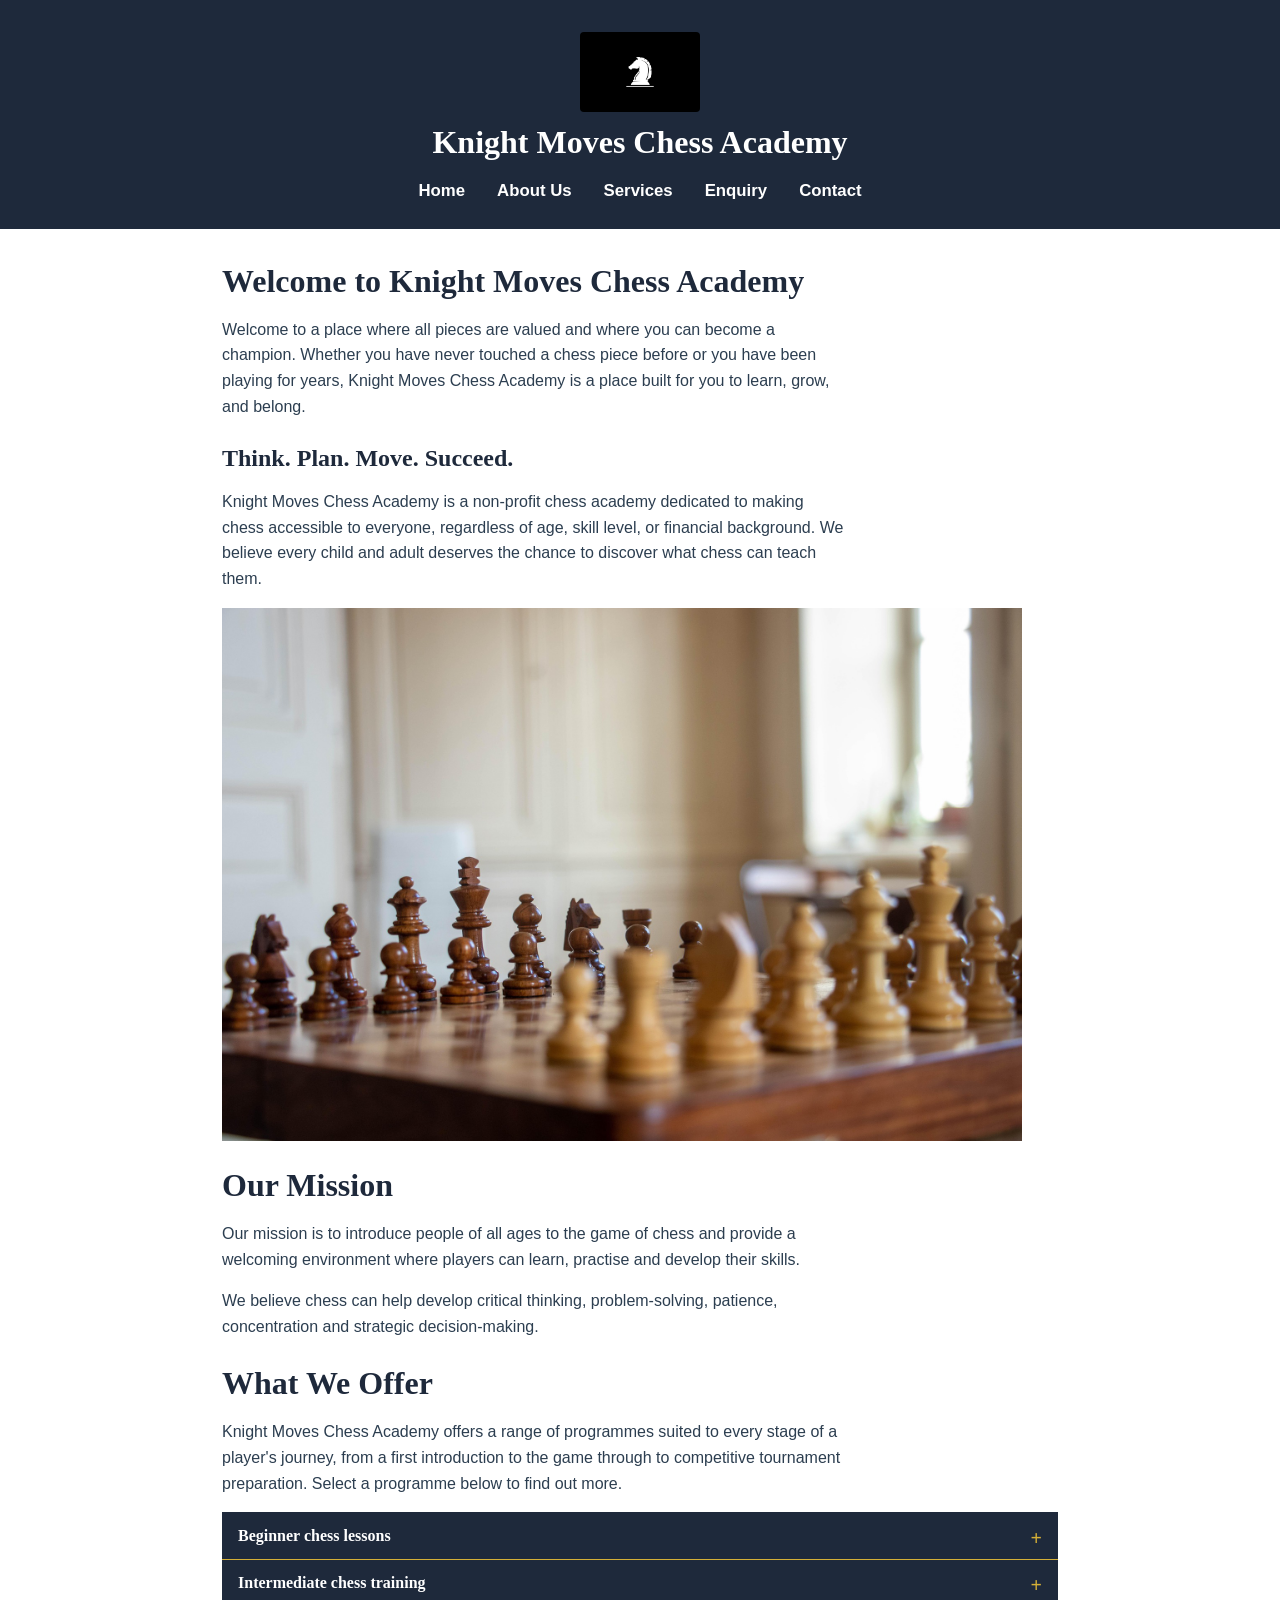
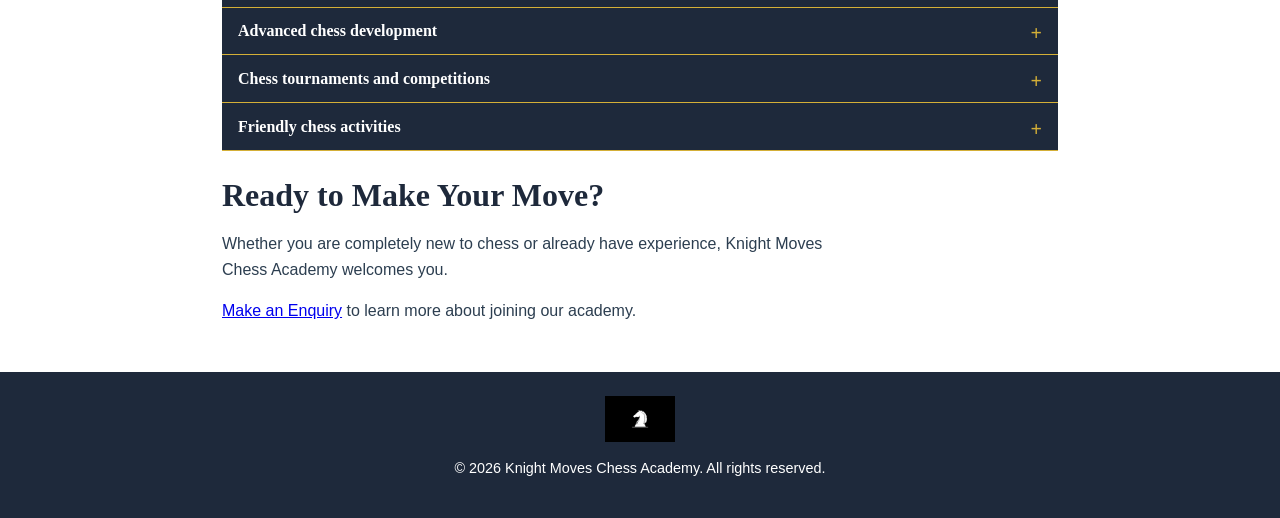
<file: index.html>
<!DOCTYPE html>
<html lang="en">

<head>
    <meta charset="UTF-8">
    <meta name="viewport" content="width=device-width, initial-scale=1.0">
    <meta name="description" content="Knight Moves Chess Academy is a non-profit chess academy offering beginner, intermediate and advanced chess lessons, tournaments and friendly activities for all ages.">
    <title>Knight Moves Chess Academy | Home</title>
    <link rel="stylesheet" href="css/style.css">
</head>

<body>

    <!-- Header contains the academy logo and website navigation -->
    <header>

        <img src="images/411-edba40c7bd0efc2f5af3015b3910c8f0183a74c916219e3d4222673b9ebc4d95.jpg"
             alt="Knight Moves Chess Academy Logo"
             width="120">

        <h1>Knight Moves Chess Academy</h1>

        <!-- Navigation menu links all five pages of the website -->
        <nav>
            <a href="index.html">Home</a>
            <a href="about.html">About Us</a>
            <a href="services.html">Services</a>
            <a href="enquiry.html">Enquiry</a>
            <a href="contact.html">Contact</a>
        </nav>

    </header>


    <!-- Main content of the Home page -->
    <main>

        <!-- Introduction section -->
        <section>

            <h2>Welcome to Knight Moves Chess Academy</h2>

            <p>
                Welcome to a place where all pieces are valued and where you can
                become a champion. Whether you have never touched a chess piece
                before or you have been playing for years, Knight Moves Chess
                Academy is a place built for you to learn, grow, and belong.
            </p>

        </section>


        <!-- Academy introduction -->
        <section>

            <h3>Think. Plan. Move. Succeed.</h3>

            <p>
                Knight Moves Chess Academy is a non-profit chess academy dedicated
                to making chess accessible to everyone, regardless of age, skill
                level, or financial background. We believe every child and adult
                deserves the chance to discover what chess can teach them.
            </p>

        </section>


        <!-- Hero image section -->
        <section>

            <img src="images/eloiroudaire77-chess-5960730_1920.jpg"
                 alt="Chess pieces on a chess board"
                 width="800"
                 height="800">

        </section>


        <!-- Mission section -->
        <section>

            <h2>Our Mission</h2>

            <p>
                Our mission is to introduce people of all ages to the game
                of chess and provide a welcoming environment where players
                can learn, practise and develop their skills.
            </p>

            <p>
                We believe chess can help develop critical thinking,
                problem-solving, patience, concentration and strategic
                decision-making.
            </p>

        </section>


        <!-- What we offer section: accordion (behaviour in js/script.js) -->
        <section>

            <h2>What We Offer</h2>

            <p>
                Knight Moves Chess Academy offers a range of programmes suited to
                every stage of a player's journey, from a first introduction to
                the game through to competitive tournament preparation. Select a
                programme below to find out more.
            </p>

            <div class="accordion">

                <h3>
                    <button class="accordion-button" aria-expanded="false" aria-controls="offer-1">Beginner chess lessons</button>
                </h3>
                <div class="accordion-panel" id="offer-1">
                    <p>Learn how each piece moves, the basic rules and simple opening ideas in a friendly, pressure-free setting.</p>
                </div>

                <h3>
                    <button class="accordion-button" aria-expanded="false" aria-controls="offer-2">Intermediate chess training</button>
                </h3>
                <div class="accordion-panel" id="offer-2">
                    <p>Build your tactics, middle-game planning and endgame skills through guided practice and games.</p>
                </div>

                <h3>
                    <button class="accordion-button" aria-expanded="false" aria-controls="offer-3">Advanced chess development</button>
                </h3>
                <div class="accordion-panel" id="offer-3">
                    <p>Deepen your opening knowledge, study strategy and analyse your own games with experienced coaches.</p>
                </div>

                <h3>
                    <button class="accordion-button" aria-expanded="false" aria-controls="offer-4">Chess tournaments and competitions</button>
                </h3>
                <div class="accordion-panel" id="offer-4">
                    <p>Practise in real tournament conditions and prepare for competitive play.</p>
                </div>

                <h3>
                    <button class="accordion-button" aria-expanded="false" aria-controls="offer-5">Friendly chess activities</button>
                </h3>
                <div class="accordion-panel" id="offer-5">
                    <p>Casual games and community events where everyone is welcome.</p>
                </div>

            </div>

        </section>


        <!-- Call to action -->
        <section>

            <h2>Ready to Make Your Move?</h2>

            <p>
                Whether you are completely new to chess or already have
                experience, Knight Moves Chess Academy welcomes you.
            </p>

            <p>
                <a href="enquiry.html">Make an Enquiry</a>
                to learn more about joining our academy.
            </p>

        </section>

    </main>


    <!-- Footer appears at the bottom of the page -->
    <footer>

        <img src="images/411-edba40c7bd0efc2f5af3015b3910c8f0183a74c916219e3d4222673b9ebc4d95.jpg"
             alt="Knight Moves Chess Academy Logo"
             width="70">

        <p>
            &copy; 2026 Knight Moves Chess Academy.
            All rights reserved.
        </p>

    </footer>

    <!-- Part 3: JavaScript for interactive features -->
    <script src="js/script.js"></script>

</body>

</html>
</file>
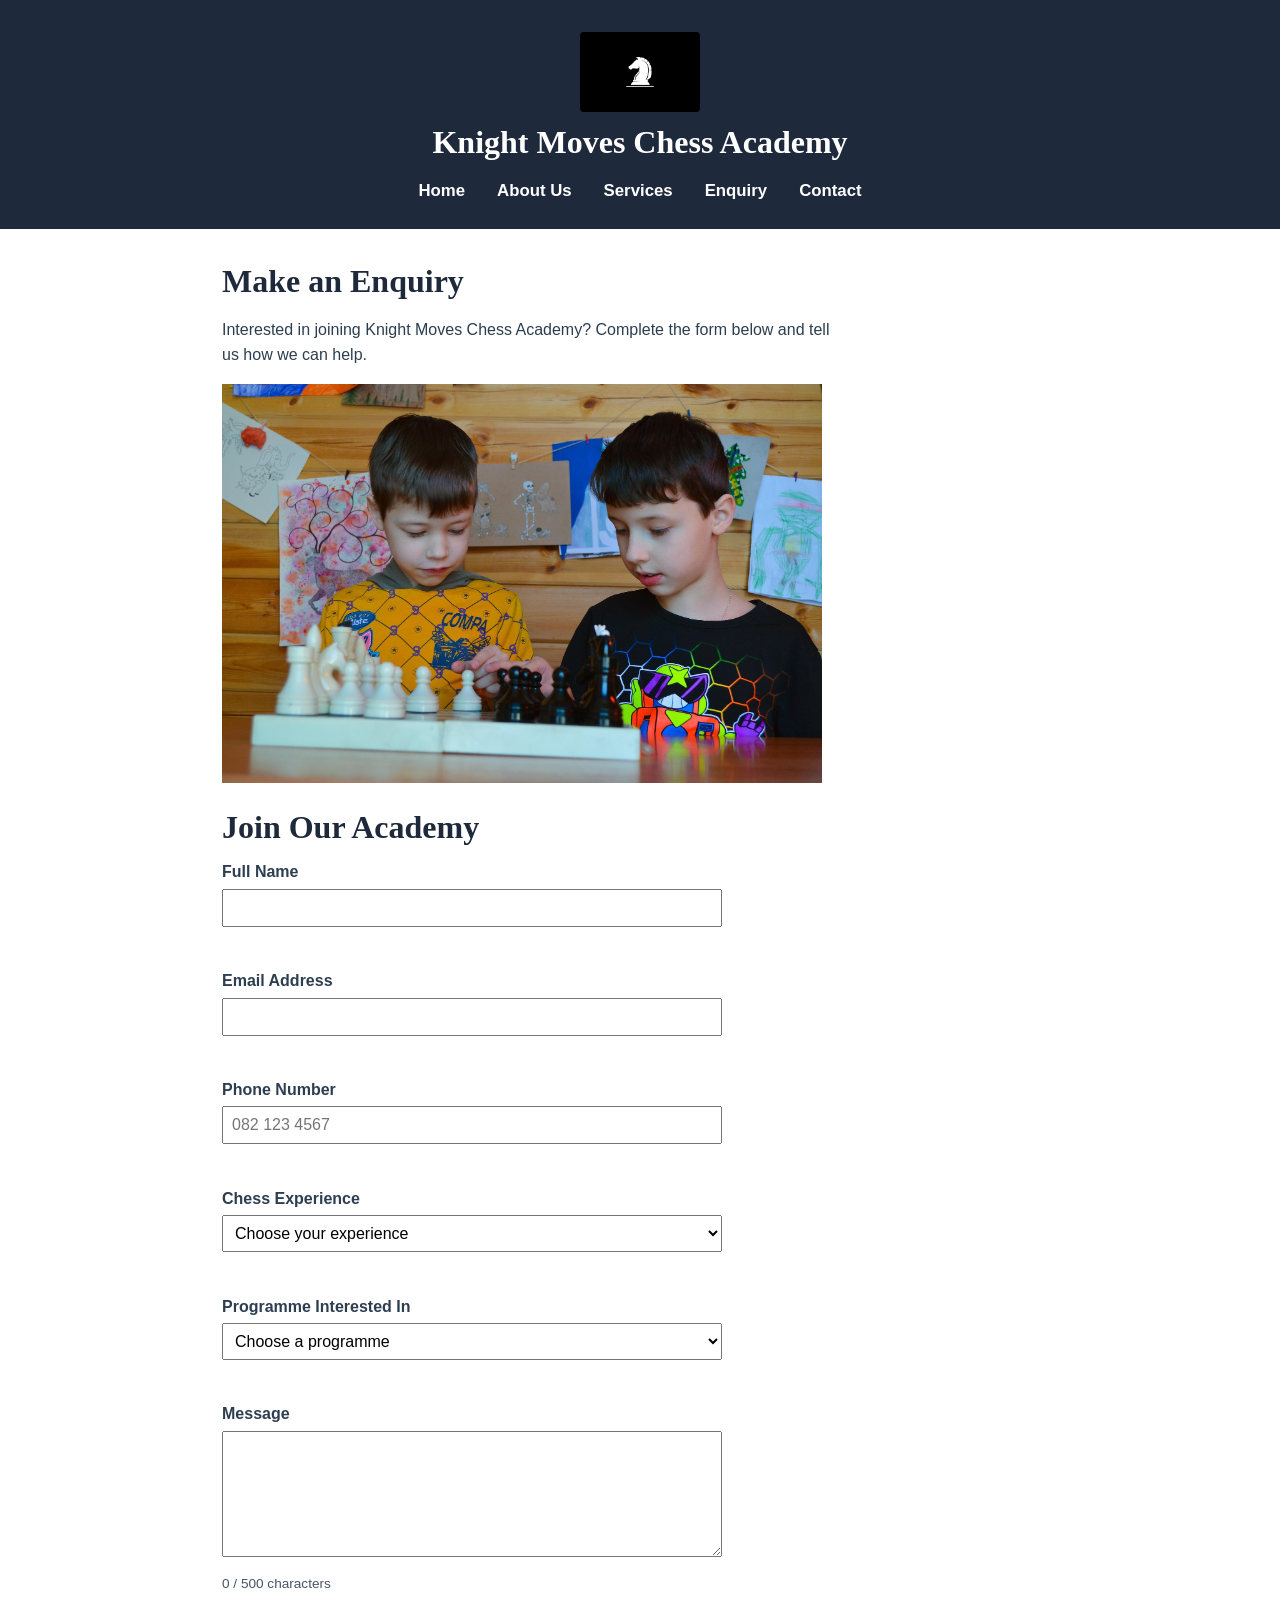
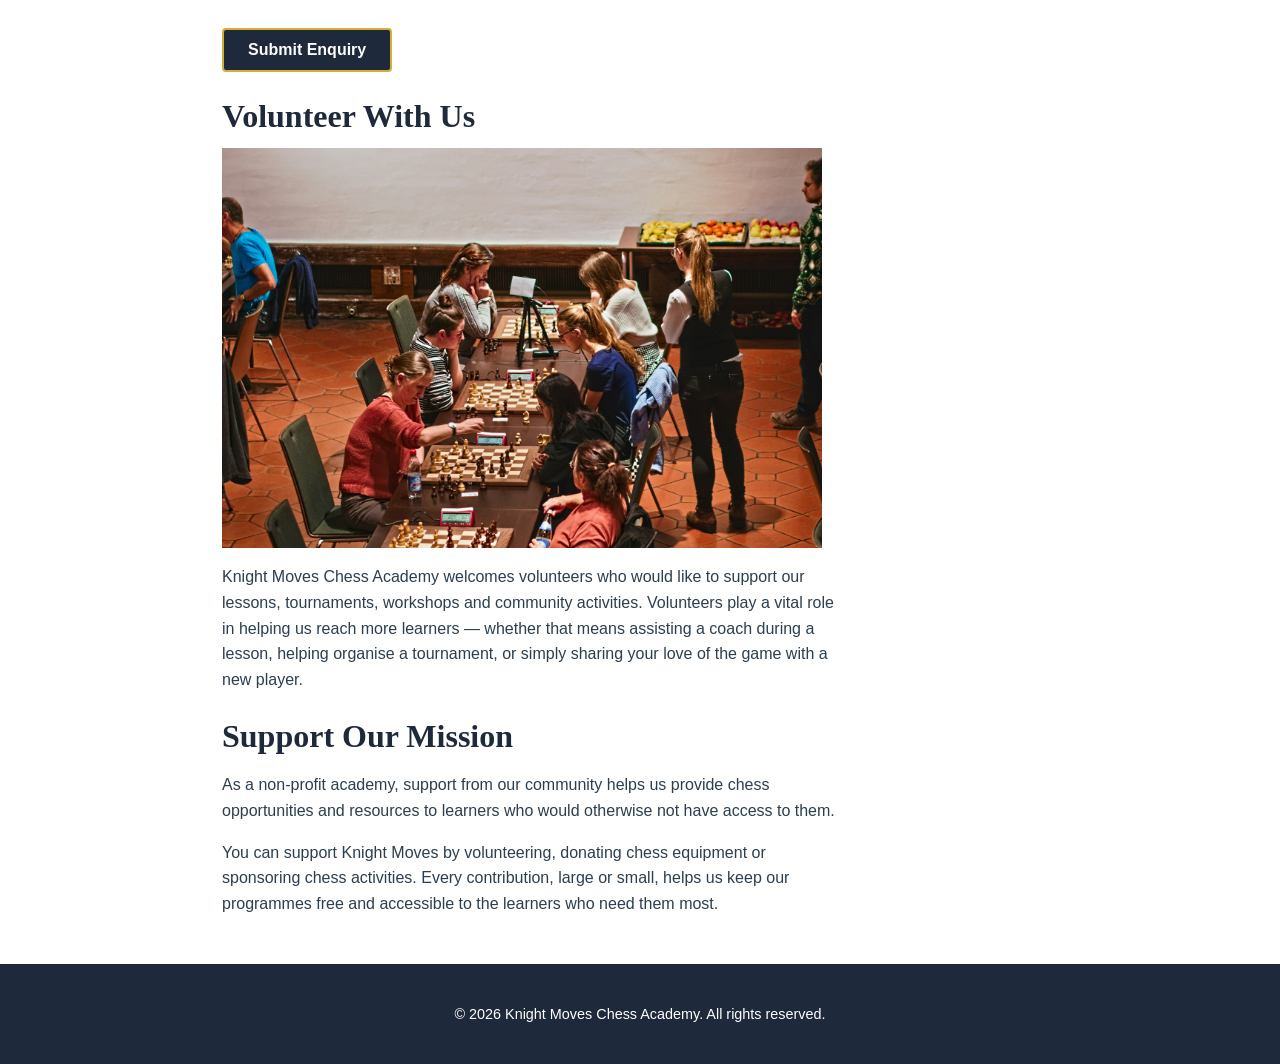
<file: enquiry.html>
<!DOCTYPE html>
<html lang="en">

<head>
    <meta charset="UTF-8">
    <meta name="viewport" content="width=device-width, initial-scale=1.0">
    <meta name="description" content="Make an enquiry at Knight Moves Chess Academy about our chess programmes, volunteering or supporting our non-profit mission.">
    <title>Knight Moves Chess Academy | Enquiry</title>
    <link rel="stylesheet" href="css/style.css">
</head>

<body>

    <!-- Header contains the academy logo and navigation menu -->
    <header>

        <img src="images/411-edba40c7bd0efc2f5af3015b3910c8f0183a74c916219e3d4222673b9ebc4d95.jpg"
             alt="Knight Moves Chess Academy Logo"
             width="120">

        <h1>Knight Moves Chess Academy</h1>

        <!-- Navigation menu links all five pages -->
        <nav>
            <a href="index.html">Home</a>
            <a href="about.html">About Us</a>
            <a href="services.html">Services</a>
            <a href="enquiry.html">Enquiry</a>
            <a href="contact.html">Contact</a>
        </nav>

    </header>


    <!-- Main content of the Enquiry page -->
    <main>

        <section>

            <h2>Make an Enquiry</h2>

            <p>
                Interested in joining Knight Moves Chess Academy?
                Complete the form below and tell us how we can help.
            </p>
            <img src="images/sunriseforever-chess-5987403_1920.jpg"
                 alt="A coach guiding a young student during a chess lesson"
                 width="600">
        </section>


        <!-- Enquiry form: validated by js/script.js -->
        <section>

            <h2>Join Our Academy</h2>

            <form id="enquiry-form" action="enquiry.html" method="get" novalidate>

                <div class="form-group">
                    <label for="fullname">Full Name</label>
                    <input type="text" id="fullname" name="fullname" required autocomplete="name" aria-describedby="fullname-error">
                    <span class="error-message" id="fullname-error" role="alert"></span>
                </div>

                <div class="form-group">
                    <label for="email">Email Address</label>
                    <input type="email" id="email" name="email" required autocomplete="email" aria-describedby="email-error">
                    <span class="error-message" id="email-error" role="alert"></span>
                </div>

                <div class="form-group">
                    <label for="phone">Phone Number</label>
                    <input type="tel" id="phone" name="phone" required autocomplete="tel" placeholder="082 123 4567" aria-describedby="phone-error">
                    <span class="error-message" id="phone-error" role="alert"></span>
                </div>

                <div class="form-group">
                    <label for="experience">Chess Experience</label>
                    <select id="experience" name="experience" required aria-describedby="experience-error">
                        <option value="">Choose your experience</option>
                        <option value="beginner">Beginner</option>
                        <option value="some-experience">Some Experience</option>
                        <option value="intermediate">Intermediate</option>
                        <option value="advanced">Advanced</option>
                    </select>
                    <span class="error-message" id="experience-error" role="alert"></span>
                </div>

                <div class="form-group">
                    <label for="programme">Programme Interested In</label>
                    <select id="programme" name="programme" required aria-describedby="programme-error">
                        <option value="">Choose a programme</option>
                        <option value="beginner">Beginner Chess Programme</option>
                        <option value="junior">Junior Chess Programme</option>
                        <option value="intermediate">Intermediate Chess Programme</option>
                        <option value="advanced">Advanced Chess Programme</option>
                        <option value="workshop">Chess Workshop</option>
                        <option value="tournament">Tournament Training</option>
                    </select>
                    <span class="error-message" id="programme-error" role="alert"></span>
                </div>

                <div class="form-group">
                    <label for="message">Message</label>
                    <textarea id="message" name="message" rows="6" required aria-describedby="message-error message-count"></textarea>
                    <small id="message-count">0 / 500 characters</small>
                    <span class="error-message" id="message-error" role="alert"></span>
                </div>

                <button type="submit" class="form-button">Submit Enquiry</button>

            </form>

            <!-- Filled in by js/script.js after a valid submission -->
            <div id="enquiry-response" class="response-box" role="status" tabindex="-1" hidden></div>

        </section>


        <!-- Volunteer section -->
        <section>

            <h2>Volunteer With Us</h2>
            <img src="images/konstantinos-papadopoulos-IMOg9ErOOsU-unsplash.jpg"
                 alt="A volunteer coach helping students during a group chess session"
                 width="600">
            <p>
                Knight Moves Chess Academy welcomes volunteers who would like
                to support our lessons, tournaments, workshops and community
                activities. Volunteers play a vital role in helping us reach
                more learners — whether that means assisting a coach during
                a lesson, helping organise a tournament, or simply sharing
                your love of the game with a new player.
            </p>

        </section>

        <!-- Support section -->
        <section>

            <h2>Support Our Mission</h2>

            <p>
                As a non-profit academy, support from our community helps us
                provide chess opportunities and resources to learners who
                would otherwise not have access to them.
            </p>

            <p>
                You can support Knight Moves by volunteering, donating chess
                equipment or sponsoring chess activities. Every contribution,
                large or small, helps us keep our programmes free and
                accessible to the learners who need them most.
            </p>

        </section>
    </main>


    <!-- Footer -->
    <footer>

        <p>
            &copy; 2026 Knight Moves Chess Academy.
            All rights reserved.
        </p>

    </footer>

    <!-- Part 3: JavaScript for interactive features -->
    <script src="js/script.js"></script>

</body>

</html>
</file>
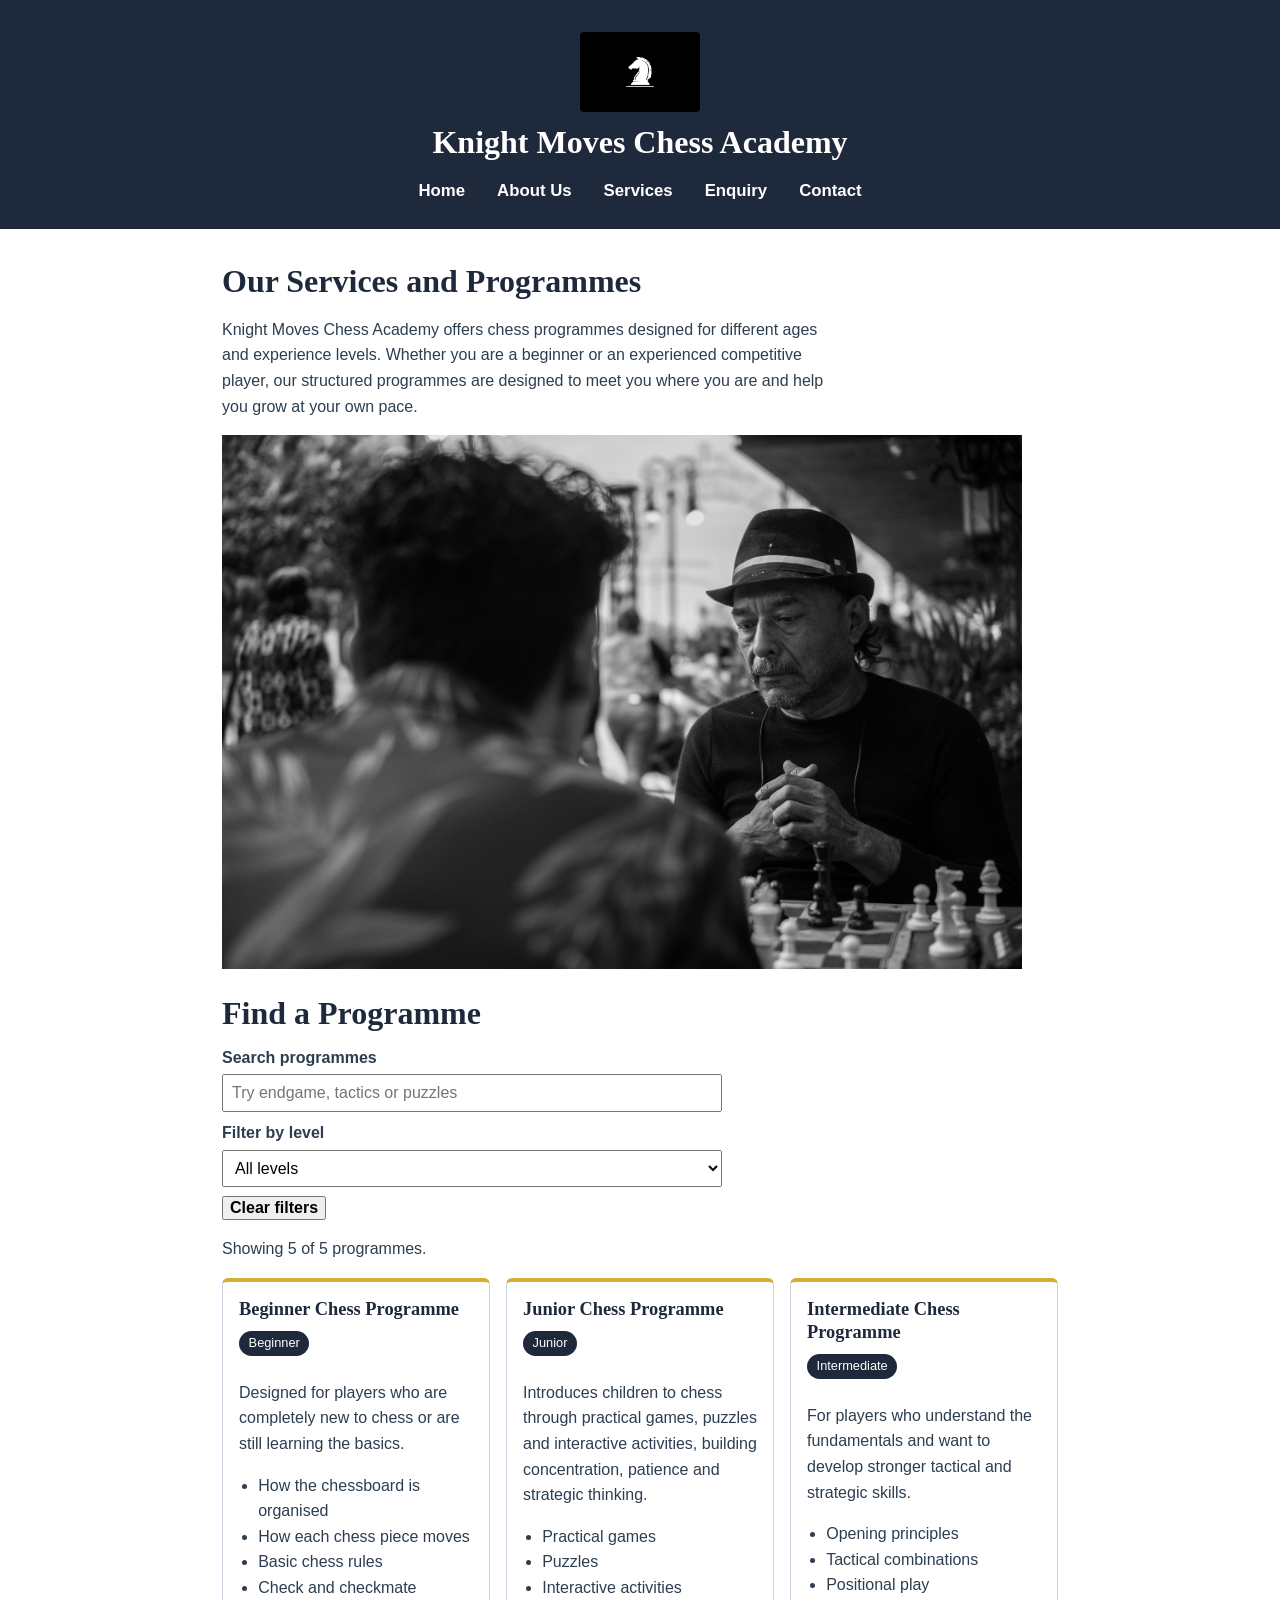
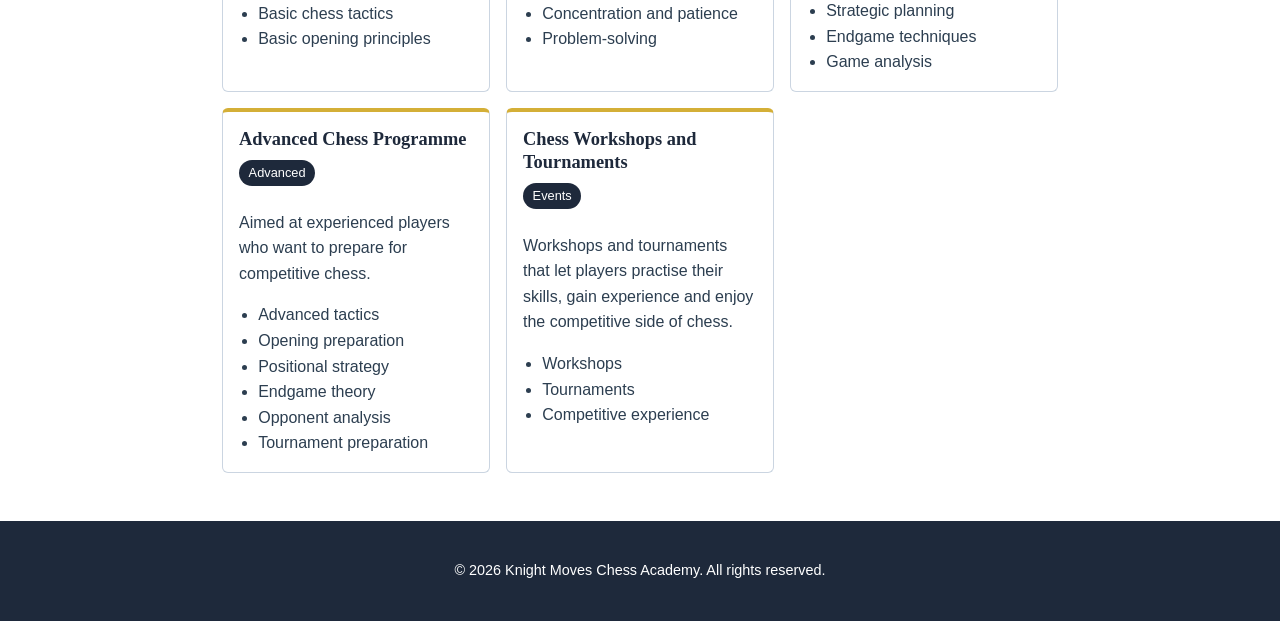
<file: services.html>
<!DOCTYPE html>
<html lang="en">

<head>
    <meta charset="UTF-8">
    <meta name="viewport" content="width=device-width, initial-scale=1.0">
    <meta name="description" content="Explore Knight Moves Chess Academy programmes: beginner, junior, intermediate and advanced chess lessons, plus workshops and tournaments. Search and filter to find the right fit.">
    <title>Knight Moves Chess Academy | Services</title>
    <link rel="stylesheet" href="css/style.css">
</head>

<body>

    <!-- Header contains the academy logo and navigation menu -->
    <header>

        <img src="images/411-edba40c7bd0efc2f5af3015b3910c8f0183a74c916219e3d4222673b9ebc4d95.jpg"
             alt="Knight Moves Chess Academy Logo"
             width="120">

        <h1>Knight Moves Chess Academy</h1>

        <!-- Navigation menu links all five pages -->
        <nav>
            <a href="index.html">Home</a>
            <a href="about.html">About Us</a>
            <a href="services.html">Services</a>
            <a href="enquiry.html">Enquiry</a>
            <a href="contact.html">Contact</a>
        </nav>

    </header>


    <!-- Main content of the Services page -->
    <main>

        <section>

            <h2>Our Services and Programmes</h2>

            <p>
                Knight Moves Chess Academy offers chess programmes designed
                for different ages and experience levels. Whether you are
                a beginner or an experienced competitive player, our structured
                programmes are designed to meet you where you are and help you
                grow at your own pace.
            </p>

        </section>


        <!-- Services image -->
        <section>

            <img src="images/elbollobollo-chess-5979590_1920.jpg"
                 alt="Chess training and development"
                 width="800">

        </section>


        <!-- Part 3: search and filter. The programme cards are built by js/script.js -->
        <section>

            <h2>Find a Programme</h2>

            <div class="filter-bar" role="search">

                <label for="programme-search">Search programmes</label>
                <input type="search" id="programme-search" placeholder="Try endgame, tactics or puzzles">

                <label for="programme-level">Filter by level</label>
                <select id="programme-level">
                    <option value="all">All levels</option>
                </select>

                <button type="button" id="programme-clear">Clear filters</button>

            </div>

            <p id="programme-count" aria-live="polite"></p>

            <div id="programme-list" class="programme-grid"></div>

            <noscript>
                <p>
                    Please turn on JavaScript to browse our programmes: Beginner,
                    Junior, Intermediate and Advanced chess programmes, plus
                    chess workshops and tournaments.
                </p>
            </noscript>

        </section>

    </main>


    <!-- Footer -->
    <footer>

        <p>
            &copy; 2026 Knight Moves Chess Academy.
            All rights reserved.
        </p>

    </footer>

    <!-- Part 3: JavaScript for interactive features -->
    <script src="js/script.js"></script>

</body>

</html>
</file>
<file: css/style.css>
:root {
  --primary-color: #1e293b; /* Midnight Navy */
  --accent-color: #d4af37;/* Gold hover highlight */
  --bg-color: #ffffff;/* White background */
  --text-color: #2c3e50;/* Charcoal body text */
  --font-body: Arial, Helvetica, sans-serif;
  --font-heading: Georgia, "Times New Roman", serif;
}

* {
  box-sizing: border-box; /* prevents padding/borders from breaking layout widths */
}

body {
  background-color: var(--bg-color);
  color: var(--text-color);
  font-family: var(--font-body);
  font-size: 1rem;
  margin: 0;
  padding: 0;
  line-height: 1.6;
}

/* makes all images responsive by default */
img {
  max-width: 100%;
  height: auto;
  display: block;
}

header {
  background-color: var(--primary-color);
  color: #ffffff;
  padding: 2rem 1rem 1.5rem;
  text-align: center;
}

header img {
  display: block;
  margin: 0 auto 10px auto;
  border-radius: 4px;
  max-width: 120px; /* keeps logo a sensible size on all screens */
}

header h1 {
  color: #ffffff;
  margin: 0.5rem 0 1rem 0;
  font-size: 1.5rem; /* smaller base size for mobile, scales up below */
}

nav {
  margin-top: 1rem;
  display: flex;
  flex-direction: column;     /* stacked on mobile */
  align-items: center;
  gap: 0.5rem;
}

nav a {
  color: #ffffff;
  text-decoration: none;
  margin: 0 12px;
  font-weight: bold;
  font-size: 1.05rem;
}

nav a:hover {
  color: var(--accent-color);
}

main {
  max-width: 900px;
  margin: 2rem auto;
  padding: 0 1.5rem;
}

/* Typography: heading scale */
h1, h2, h3 {
  font-family: var(--font-heading);
  line-height: 1.25;
}

h2, h3 {
  color: var(--primary-color);
  margin: 1.5rem 0 0.75rem;
}

h2 { font-size: 1.4rem; }
h3 { font-size: 1.15rem; }

/* Typography: comfortable line length for reading */
main p,
main li {
  max-width: 70ch;
}

/* basic form responsiveness, since enquiry.html has a form */
form {
  max-width: 500px;
}

input, select, textarea {
  width: 100%;
  max-width: 100%;
  padding: 0.5rem;
  margin-bottom: 0.5rem;
  box-sizing: border-box;
}

/* Typography: form text */
label {
  display: block;
  font-weight: bold;
  margin-bottom: 0.25rem;
}

input, select, textarea, button {
  font-family: inherit;
  font-size: 1rem;
}

button {
  font-weight: 600;
}

/* table responsiveness, since contact.html has an opening hours table */
table {
  width: 100%;
  border-collapse: collapse;
}

/* Typography: table text */
th {
  text-align: left;
  font-weight: bold;
}

th, td {
  padding: 0.5rem;
  font-size: 0.95rem;
}

@media (max-width: 500px) {
  table {
    display: block;
    overflow-x: auto;
    white-space: nowrap;
  }
}

footer {
  background-color: var(--primary-color);
  color: #ffffff;
  text-align: center;
  padding: 1.5rem 1rem;
  margin-top: 3rem;
  font-size: 0.9rem;
}

footer img {
  margin: 0 auto 8px auto;
  max-width: 70px; /* keeps footer logo small and consistent */
}

/* ==========================================================
   Responsive breakpoints
   ========================================================== */

/* Tablet and up */
@media (min-width: 600px) {
  header h1 {
    font-size: 2rem; /* back to your original larger size once screen is wider */
  }

  nav {
    flex-direction: row;       /* side-by-side nav on bigger screens */
    justify-content: center;
    flex-wrap: wrap;
  }

  h2 { font-size: 1.75rem; }
  h3 { font-size: 1.35rem; }
}

/* Desktop and up */
@media (min-width: 900px) {
  main {
    padding: 0 2rem;
  }

  h2 { font-size: 2rem; }
  h3 { font-size: 1.5rem; }
}

/* ==========================================================
   Part 3: Accordion (index.html)
   ========================================================== */

.accordion h3 {
  margin: 0;
}

.accordion-button {
  width: 100%;
  text-align: left;
  background-color: var(--primary-color);
  color: #ffffff;
  border: none;
  border-bottom: 1px solid var(--accent-color);
  padding: 0.9rem 2.5rem 0.9rem 1rem;
  cursor: pointer;
  position: relative;
  transition: background-color 0.3s ease;
}

.accordion-button::after {
  content: "+";
  position: absolute;
  right: 1rem;
  color: var(--accent-color);
  font-size: 1.25rem;
}

.accordion-button[aria-expanded="true"]::after {
  content: "\2212";
}

.accordion-button:hover,
.accordion-button:focus-visible {
  background-color: #334155;
  outline: 2px solid var(--accent-color);
}

.accordion-panel {
  max-height: 0;
  overflow: hidden;
  transition: max-height 0.3s ease;
  background-color: #f8fafc;
  padding: 0 1rem;
}

.accordion-panel p {
  margin: 0.75rem 0;
}

/* ==========================================================
   Part 3: Services search, filter and programme cards
   ========================================================== */

.filter-bar {
  max-width: 500px;
  margin-bottom: 1rem;
}

.programme-grid {
  display: grid;
  grid-template-columns: repeat(auto-fit, minmax(240px, 1fr));
  gap: 1rem;
  margin-top: 1rem;
}

.programme-card {
  border: 1px solid #cbd5e1;
  border-top: 4px solid var(--accent-color);
  border-radius: 6px;
  padding: 1rem;
  background-color: #ffffff;
  animation: cardFadeIn 0.4s ease;
  transition: transform 0.2s ease, border-color 0.2s ease;
}

.programme-card:hover {
  transform: translateY(-4px);
  border-color: var(--primary-color);
}

.programme-card h3 {
  margin: 0 0 0.5rem;
  font-size: 1.15rem;
}

.level-badge {
  display: inline-block;
  background-color: var(--primary-color);
  color: #ffffff;
  font-size: 0.8rem;
  padding: 0.15rem 0.6rem;
  border-radius: 999px;
  margin-bottom: 0.5rem;
}

.programme-card ul {
  padding-left: 1.2rem;
  margin: 0.5rem 0 0;
}

@keyframes cardFadeIn {
  from { opacity: 0; transform: translateY(8px); }
  to   { opacity: 1; transform: translateY(0); }
}

@media (prefers-reduced-motion: reduce) {
  .programme-card {
    animation: none;
    transition: none;
  }
}

/* ==========================================================
   Part 3: Form validation messages and response box
   ========================================================== */

.form-group {
  margin-bottom: 1rem;
}

input.invalid,
select.invalid,
textarea.invalid {
  border: 2px solid #b91c1c;
}

.error-message {
  display: block;
  color: #b91c1c;
  font-size: 0.9rem;
  min-height: 1.2em;
}

#message-count {
  display: block;
  color: #475569;
  font-size: 0.85rem;
}

.form-button {
  background-color: var(--primary-color);
  color: #ffffff;
  border: 2px solid var(--accent-color);
  border-radius: 4px;
  padding: 0.7rem 1.5rem;
  cursor: pointer;
  transition: background-color 0.3s ease, color 0.3s ease;
}

.form-button:hover,
.form-button:focus-visible {
  background-color: var(--accent-color);
  color: var(--primary-color);
}

.response-box {
  max-width: 500px;
  margin-top: 1.5rem;
  padding: 1rem 1.25rem;
  background-color: #f8fafc;
  border: 1px solid #cbd5e1;
  border-left: 6px solid var(--accent-color);
  animation: cardFadeIn 0.4s ease;
}

.response-box h3 {
  margin-top: 0;
}
/* ==========================================================
   Part 3: Contact page map and compiled email
   ========================================================== */

#map {
  height: 350px;
  max-width: 100%;
  border: 1px solid #cbd5e1;
  border-radius: 6px;
  margin-bottom: 1rem;
}

.leaflet-container img {
  max-width: none;
}

.email-preview {
  white-space: pre-wrap;
  word-wrap: break-word;
  background-color: #ffffff;
  border: 1px solid #cbd5e1;
  padding: 0.75rem;
  font-size: 0.9rem;
  font-family: inherit;
}

.mail-link {
  display: inline-block;
  text-decoration: none;
}
/* ==========================================================
   Part 3: About page gallery and lightbox
   ========================================================== */

.gallery {
  list-style: none;
  padding: 0;
  margin: 1rem 0;
  display: grid;
  grid-template-columns: repeat(auto-fill, minmax(180px, 1fr));
  gap: 0.75rem;
}

.gallery li {
  max-width: none;
}

.gallery-item {
  display: block;
  width: 100%;
  padding: 0;
  border: 2px solid transparent;
  border-radius: 6px;
  background: none;
  cursor: pointer;
  overflow: hidden;
  transition: border-color 0.3s ease, transform 0.3s ease;
}

.gallery-item img {
  width: 100%;
  aspect-ratio: 4 / 3;
  object-fit: cover;
  transition: transform 0.3s ease;
}

.gallery-item:hover,
.gallery-item:focus-visible {
  border-color: var(--accent-color);
}

.gallery-item:hover img,
.gallery-item:focus-visible img {
  transform: scale(1.06);
}

.lightbox {
  border: none;
  border-radius: 8px;
  padding: 1rem;
  width: min(92vw, 900px);
  max-width: 92vw;
  background-color: var(--primary-color);
  color: #ffffff;
  animation: cardFadeIn 0.3s ease;
}

.lightbox::backdrop {
  background-color: rgba(0, 0, 0, 0.8);
}

.lightbox-body {
  display: flex;
  align-items: center;
  gap: 0.5rem;
}

.lightbox-figure {
  margin: 0;
  flex: 1;
  text-align: center;
  min-width: 0;
}

.lightbox-figure img {
  margin: 0 auto;
  max-height: 70vh;
  object-fit: contain;
}

.lightbox-figure figcaption {
  margin-top: 0.5rem;
  font-size: 0.9rem;
}

.lightbox-close,
.lightbox-nav {
  background: none;
  border: 2px solid var(--accent-color);
  border-radius: 50%;
  color: var(--accent-color);
  width: 2.5rem;
  height: 2.5rem;
  font-size: 1.5rem;
  line-height: 1;
  cursor: pointer;
  flex-shrink: 0;
  transition: background-color 0.3s ease, color 0.3s ease;
}

.lightbox-close {
  display: block;
  margin-left: auto;
  margin-bottom: 0.5rem;
}

.lightbox-close:hover,
.lightbox-close:focus-visible,
.lightbox-nav:hover,
.lightbox-nav:focus-visible {
  background-color: var(--accent-color);
  color: var(--primary-color);
}

@media (max-width: 500px) {
  .lightbox-nav {
    width: 2rem;
    height: 2rem;
  }
}

@media (prefers-reduced-motion: reduce) {
  .gallery-item,
  .gallery-item img,
  .lightbox {
    transition: none;
    animation: none;
  }
}
</file>
